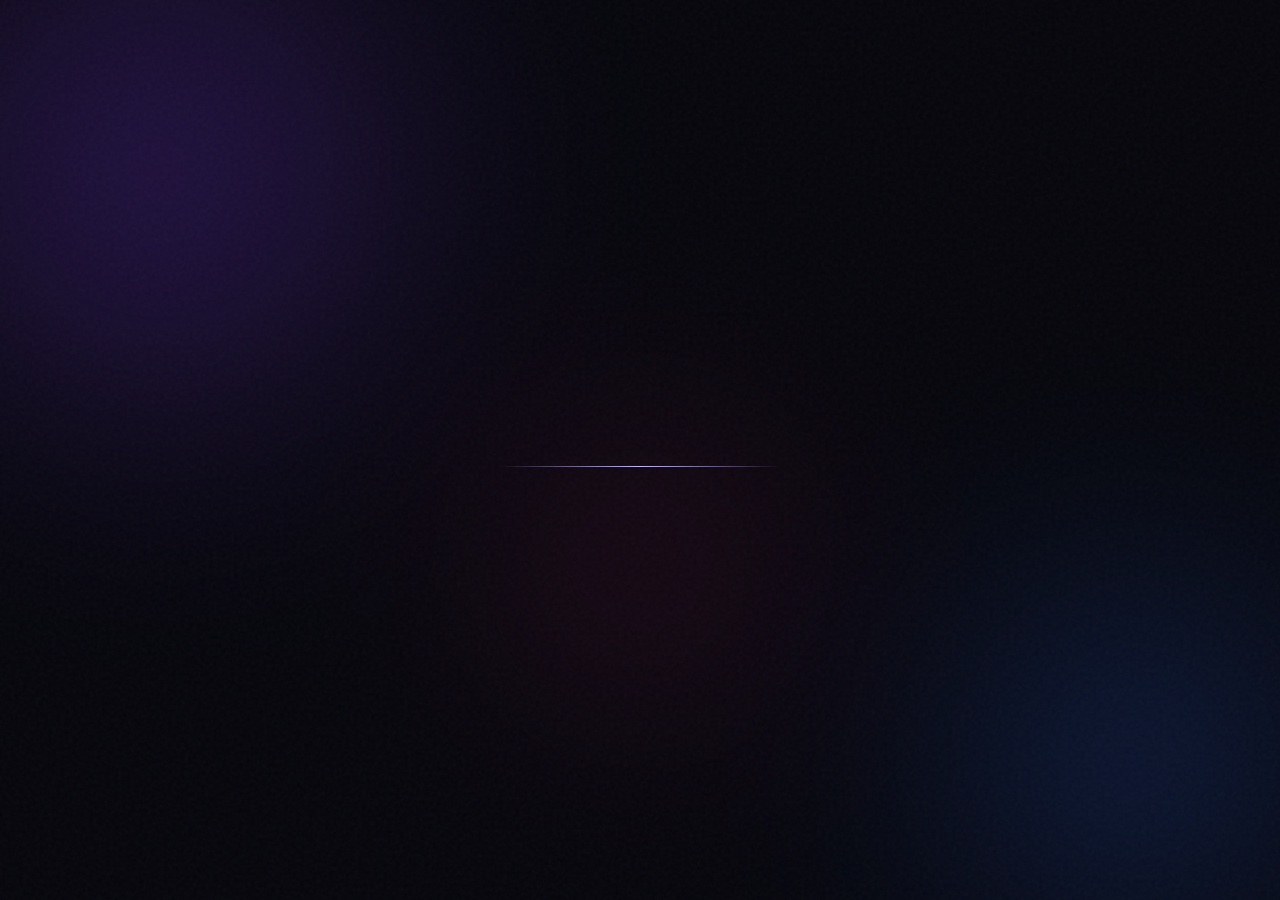
<file: index.html>
<!DOCTYPE html>
<html lang="en">
<head>
  <meta charset="UTF-8">
  <meta name="viewport" content="width=device-width, initial-scale=1.0">
  <title>What?</title>
  <link rel="preconnect" href="https://fonts.googleapis.com">
  <link rel="preconnect" href="https://fonts.gstatic.com" crossorigin>
  <link href="https://fonts.googleapis.com/css2?family=Cormorant+Garamond:wght@300;400;500;600&family=Inter:wght@300;400;500&display=swap" rel="stylesheet">
  <link rel="stylesheet" href="style.css">
</head>
<body>
  <div class="bg">
    <div class="gradient gradient-1"></div>
    <div class="gradient gradient-2"></div>
    <div class="gradient gradient-3"></div>
    <div class="noise"></div>
  </div>

  <main class="stage">
    <div class="name-wrap">
      <p class="eyebrow"></p>
      <h1 class="name" id="name">
        <span class="letter"> </span>
      </h1>
      <div class="line"></div>
      <p class="tagline"> </p>
    </div>
  </main>

  <div class="particles" id="particles"></div>

  <script src="script.js"></script>
</body>
</html>
</file>
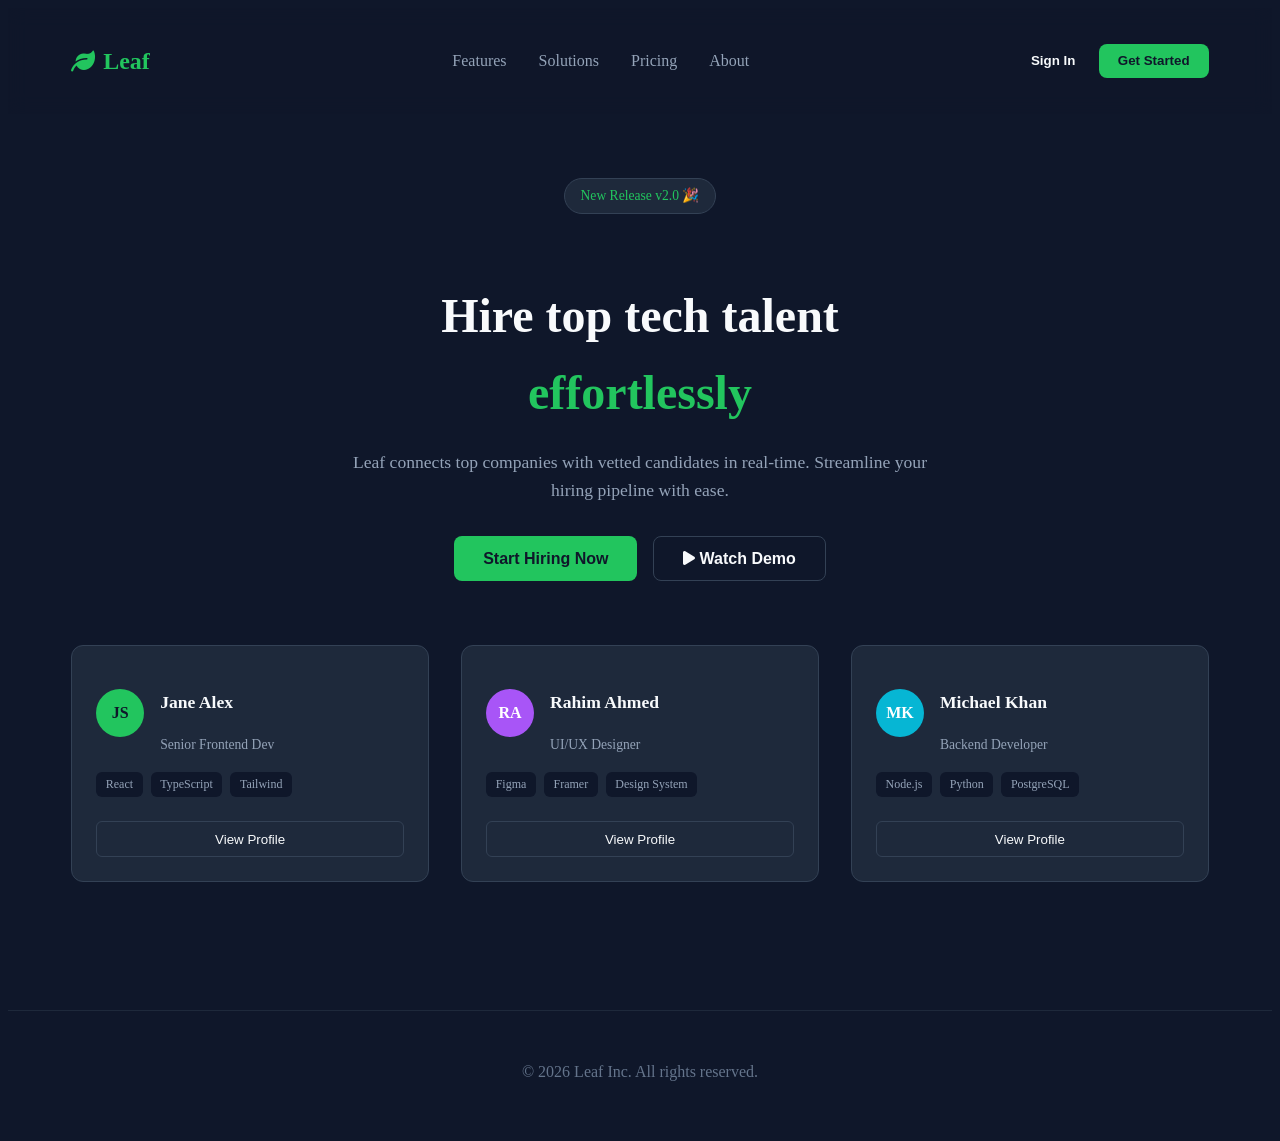
<file: Temp/index.html>
<!DOCTYPE html>
<html lang="en">
<head>
    <meta charset="UTF-8">
    <meta name="viewport" content="width=device-width, initial-scale=1.0">
    <title>Leaf - Hyre Landing Page</title>
    <link rel="stylesheet" href="style.css">
    <link href="https://cdnjs.cloudflare.com/ajax/libs/font-awesome/6.0.0/css/all.min.css" rel="stylesheet">
</head>
<body>
    <!-- Navigation Bar -->
    <nav class="navbar">
        <div class="logo">
            <i class="fa-solid fa-leaf"></i> Leaf
        </div>
        <ul class="nav-links">
            <li><a href="#features">Features</a></li>
            <li><a href="#solutions">Solutions</a></li>
            <li><a href="#pricing">Pricing</a></li>
            <li><a href="#about">About</a></li>
        </ul>
        <div class="nav-buttons">
            <button class="btn btn-secondary">Sign In</button>
            <button class="btn btn-primary">Get Started</button>
        </div>
    </nav>

    <!-- Hero Section -->
    <section class="hero">
        <div class="hero-content">
            <span class="badge">New Release v2.0 🎉</span>
            <h1>Hire top tech talent <br> <span class="highlight">effortlessly</span></h1>
            <p>Leaf connects top companies with vetted candidates in real-time. Streamline your hiring pipeline with ease.</p>
            
            <div class="cta-group">
                <button class="btn btn-primary btn-large">Start Hiring Now</button>
                <button class="btn btn-outline btn-large"><i class="fa-solid fa-play"></i> Watch Demo</button>
            </div>
        </div>

        <!-- Candidate Cards / Showcase -->
        <div class="card-grid">
            <div class="card">
                <div class="card-header">
                    <div class="avatar">JS</div>
                    <div>
                        <h3>Jane Alex</h3>
                        <p>Senior Frontend Dev</p>
                    </div>
                </div>
                <div class="tags">
                    <span>React</span>
                    <span>TypeScript</span>
                    <span>Tailwind</span>
                </div>
                <button class="btn-card" onclick="viewProfile('Jane Alex')">View Profile</button>
            </div>

            <div class="card card-featured">
                <div class="card-header">
                    <div class="avatar bg-purple">RA</div>
                    <div>
                        <h3>Rahim Ahmed</h3>
                        <p>UI/UX Designer</p>
                    </div>
                </div>
                <div class="tags">
                    <span>Figma</span>
                    <span>Framer</span>
                    <span>Design System</span>
                </div>
                <button class="btn-card" onclick="viewProfile('Rahim Ahmed')">View Profile</button>
            </div>

            <div class="card">
                <div class="card-header">
                    <div class="avatar bg-green">MK</div>
                    <div>
                        <h3>Michael Khan</h3>
                        <p>Backend Developer</p>
                    </div>
                </div>
                <div class="tags">
                    <span>Node.js</span>
                    <span>Python</span>
                    <span>PostgreSQL</span>
                </div>
                <button class="btn-card" onclick="viewProfile('Michael Khan')">View Profile</button>
            </div>
        </div>
    </section>

    <!-- Footer -->
    <footer>
        <p>&copy; 2026 Leaf Inc. All rights reserved.</p>
    </footer>

    <script src="script.js"></script>
</body>
</html>
</file>
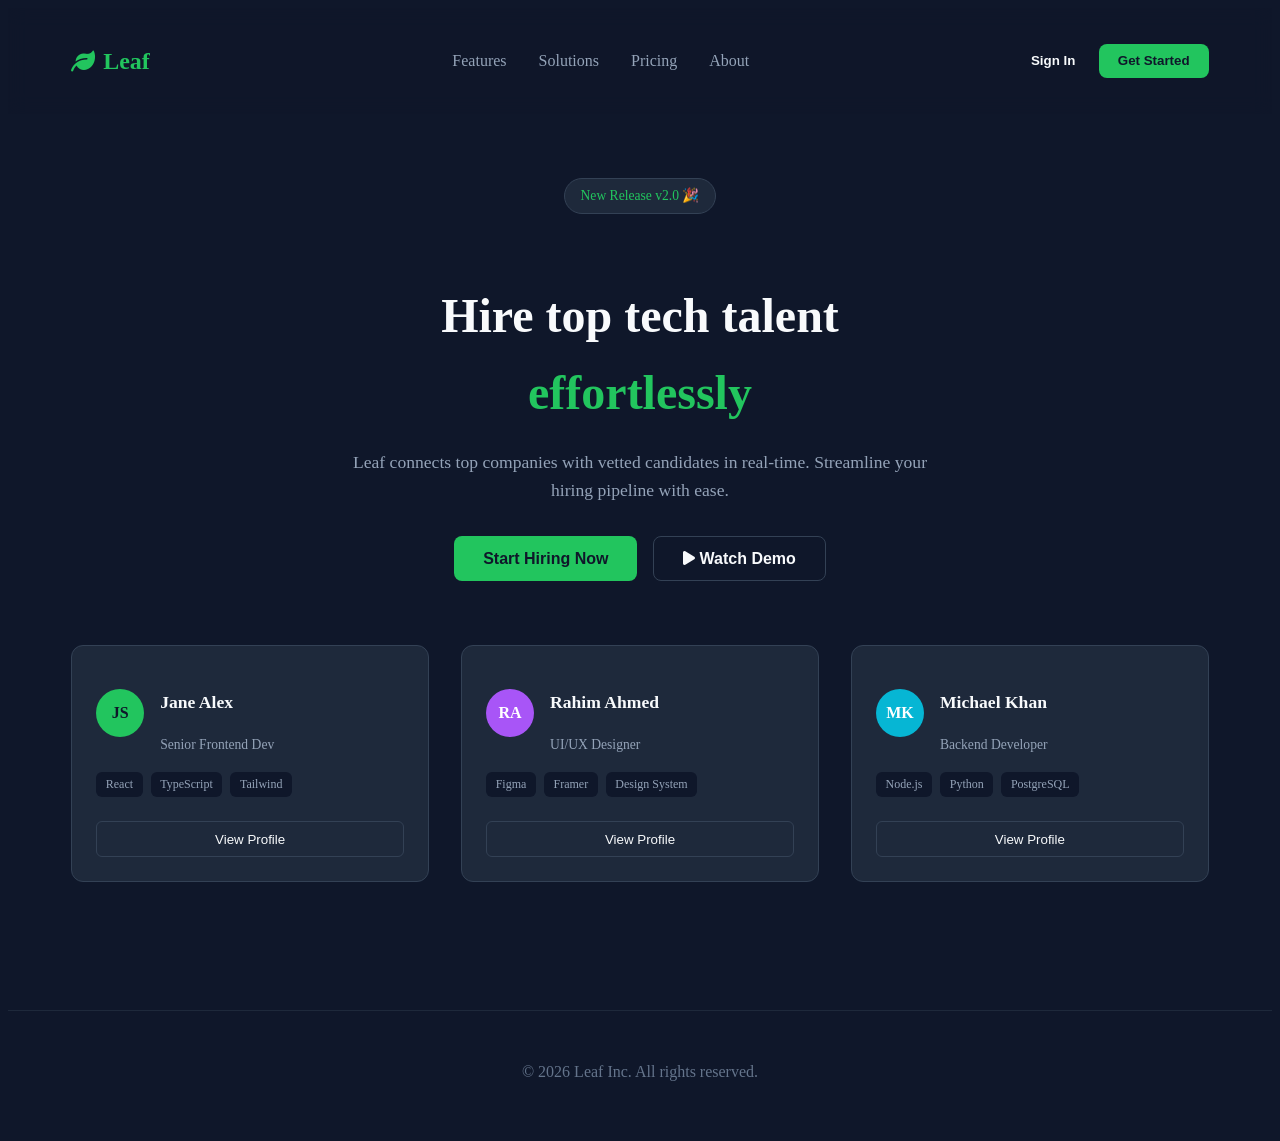
<file: Temp/Index File.html>
<!DOCTYPE html>
<html lang="en">
<head>
    <meta charset="UTF-8">
    <meta name="viewport" content="width=device-width, initial-scale=1.0">
    <title>Leaf - Hyre Landing Page</title>
    <link rel="stylesheet" href="style.css">
    <link href="https://cdnjs.cloudflare.com/ajax/libs/font-awesome/6.0.0/css/all.min.css" rel="stylesheet">
</head>
<body>
    <!-- Navigation Bar -->
    <nav class="navbar">
        <div class="logo">
            <i class="fa-solid fa-leaf"></i> Leaf
        </div>
        <ul class="nav-links">
            <li><a href="#features">Features</a></li>
            <li><a href="#solutions">Solutions</a></li>
            <li><a href="#pricing">Pricing</a></li>
            <li><a href="#about">About</a></li>
        </ul>
        <div class="nav-buttons">
            <button class="btn btn-secondary">Sign In</button>
            <button class="btn btn-primary">Get Started</button>
        </div>
    </nav>

    <!-- Hero Section -->
    <section class="hero">
        <div class="hero-content">
            <span class="badge">New Release v2.0 🎉</span>
            <h1>Hire top tech talent <br> <span class="highlight">effortlessly</span></h1>
            <p>Leaf connects top companies with vetted candidates in real-time. Streamline your hiring pipeline with ease.</p>
            
            <div class="cta-group">
                <button class="btn btn-primary btn-large">Start Hiring Now</button>
                <button class="btn btn-outline btn-large"><i class="fa-solid fa-play"></i> Watch Demo</button>
            </div>
        </div>

        <!-- Candidate Cards / Showcase -->
        <div class="card-grid">
            <div class="card">
                <div class="card-header">
                    <div class="avatar">JS</div>
                    <div>
                        <h3>Jane Alex</h3>
                        <p>Senior Frontend Dev</p>
                    </div>
                </div>
                <div class="tags">
                    <span>React</span>
                    <span>TypeScript</span>
                    <span>Tailwind</span>
                </div>
                <button class="btn-card" onclick="viewProfile('Jane Alex')">View Profile</button>
            </div>

            <div class="card card-featured">
                <div class="card-header">
                    <div class="avatar bg-purple">RA</div>
                    <div>
                        <h3>Rahim Ahmed</h3>
                        <p>UI/UX Designer</p>
                    </div>
                </div>
                <div class="tags">
                    <span>Figma</span>
                    <span>Framer</span>
                    <span>Design System</span>
                </div>
                <button class="btn-card" onclick="viewProfile('Rahim Ahmed')">View Profile</button>
            </div>

            <div class="card">
                <div class="card-header">
                    <div class="avatar bg-green">MK</div>
                    <div>
                        <h3>Michael Khan</h3>
                        <p>Backend Developer</p>
                    </div>
                </div>
                <div class="tags">
                    <span>Node.js</span>
                    <span>Python</span>
                    <span>PostgreSQL</span>
                </div>
                <button class="btn-card" onclick="viewProfile('Michael Khan')">View Profile</button>
            </div>
        </div>
    </section>

    <!-- Footer -->
    <footer>
        <p>&copy; 2026 Leaf Inc. All rights reserved.</p>
    </footer>

    <script src="script.js"></script>
</body>
</html>
</file>
<file: style.css>
*, *::before, *::after {
  margin: 0;
  padding: 0;
  box-sizing: border-box;
}

:root {
  --bg: #06060c;
  --text: #f5f5f7;
  --muted: rgba(255, 255, 255, 0.35);
  --accent: #c4b5fd;
  --glow: rgba(196, 181, 253, 0.4);
}

html, body {
  height: 100%;
  overflow: hidden;
}

body {
  font-family: 'Inter', system-ui, sans-serif;
  background: var(--bg);
  color: var(--text);
  display: flex;
  align-items: center;
  justify-content: center;
}

/* Background */
.bg {
  position: fixed;
  inset: 0;
  z-index: 0;
  overflow: hidden;
}

.gradient {
  position: absolute;
  border-radius: 50%;
  filter: blur(120px);
  opacity: 0.5;
  animation: drift 20s ease-in-out infinite;
}

.gradient-1 {
  width: 60vw;
  height: 60vw;
  max-width: 700px;
  max-height: 700px;
  background: radial-gradient(circle, #7c3aed 0%, transparent 70%);
  top: -20%;
  left: -15%;
  opacity: 0.35;
}

.gradient-2 {
  width: 50vw;
  height: 50vw;
  max-width: 550px;
  max-height: 550px;
  background: radial-gradient(circle, #2563eb 0%, transparent 70%);
  bottom: -15%;
  right: -10%;
  opacity: 0.3;
  animation-delay: -7s;
}

.gradient-3 {
  width: 40vw;
  height: 40vw;
  max-width: 400px;
  max-height: 400px;
  background: radial-gradient(circle, #db2777 0%, transparent 70%);
  top: 40%;
  left: 50%;
  transform: translateX(-50%);
  opacity: 0.2;
  animation-delay: -14s;
}

@keyframes drift {
  0%, 100% { transform: translate(0, 0) scale(1); }
  33% { transform: translate(40px, -30px) scale(1.05); }
  66% { transform: translate(-30px, 40px) scale(0.95); }
}

.noise {
  position: absolute;
  inset: 0;
  background-image: url("data:image/svg+xml,%3Csvg viewBox='0 0 256 256' xmlns='http://www.w3.org/2000/svg'%3E%3Cfilter id='n'%3E%3CfeTurbulence type='fractalNoise' baseFrequency='0.85' numOctaves='4' stitchTiles='stitch'/%3E%3C/filter%3E%3Crect width='100%25' height='100%25' filter='url(%23n)'/%3E%3C/svg%3E");
  opacity: 0.04;
  pointer-events: none;
}

/* Stage */
.stage {
  position: relative;
  z-index: 2;
  text-align: center;
  padding: 2rem;
}

.name-wrap {
  display: flex;
  flex-direction: column;
  align-items: center;
}

.eyebrow {
  font-size: 1.2rem;
  color: var(--accent);
  margin-bottom: 1.5rem;
  opacity: 0;
  animation: fadeUp 1s ease 0.2s forwards;
  letter-spacing: 4px;
}

.name {
  font-family: 'Cormorant Garamond', Georgia, serif;
  font-weight: 400;
  font-size: clamp(4.5rem, 18vw, 11rem);
  letter-spacing: -0.02em;
  line-height: 1;
  display: flex;
  justify-content: center;
  gap: 0.02em;
}

.letter {
  display: inline-block;
  opacity: 0;
  transform: translateY(60px) rotateX(40deg);
  animation: letterIn 1s cubic-bezier(0.16, 1, 0.3, 1) forwards;
  background: linear-gradient(180deg, #ffffff 0%, #c4b5fd 50%, #a78bfa 100%);
  -webkit-background-clip: text;
  -webkit-text-fill-color: transparent;
  background-clip: text;
  text-shadow: 0 0 80px var(--glow);
  transition: transform 0.4s cubic-bezier(0.16, 1, 0.3, 1), filter 0.4s ease;
  cursor: default;
}

.letter:nth-child(1) { animation-delay: 0.35s; }
.letter:nth-child(2) { animation-delay: 0.45s; }
.letter:nth-child(3) { animation-delay: 0.55s; }
.letter:nth-child(4) { animation-delay: 0.65s; }
.letter:nth-child(5) { animation-delay: 0.75s; }
.letter:nth-child(6) { animation-delay: 0.85s; }

.letter:hover {
  transform: translateY(-12px) scale(1.08);
  filter: brightness(1.2);
}

@keyframes letterIn {
  to {
    opacity: 1;
    transform: translateY(0) rotateX(0);
  }
}

.line {
  width: 0;
  height: 1px;
  background: linear-gradient(90deg, transparent, var(--accent), transparent);
  margin: 1.8rem 0 1.2rem;
  animation: lineGrow 1.2s cubic-bezier(0.16, 1, 0.3, 1) 1.2s forwards;
}

@keyframes lineGrow {
  to { width: min(280px, 60vw); }
}

.tagline {
  font-weight: 300;
  font-size: 0.95rem;
  letter-spacing: 6px;
  text-transform: uppercase;
  color: var(--muted);
  opacity: 0;
  animation: fadeUp 1s ease 1.5s forwards;
}

@keyframes fadeUp {
  from {
    opacity: 0;
    transform: translateY(16px);
  }
  to {
    opacity: 1;
    transform: translateY(0);
  }
}

/* Floating particles */
.particles {
  position: fixed;
  inset: 0;
  z-index: 1;
  pointer-events: none;
  overflow: hidden;
}

.particle {
  position: absolute;
  width: 3px;
  height: 3px;
  background: var(--accent);
  border-radius: 50%;
  opacity: 0;
  animation: rise linear infinite;
}

@keyframes rise {
  0% {
    opacity: 0;
    transform: translateY(0) scale(0.5);
  }
  10% { opacity: 0.6; }
  90% { opacity: 0.3; }
  100% {
    opacity: 0;
    transform: translateY(-100vh) scale(1);
  }
}

/* Soft breathing glow on name */
.name {
  animation: softGlow 4s ease-in-out infinite;
  animation-delay: 2s;
}

@keyframes softGlow {
  0%, 100% { filter: drop-shadow(0 0 30px rgba(196, 181, 253, 0.25)); }
  50% { filter: drop-shadow(0 0 50px rgba(196, 181, 253, 0.45)); }
}

/* Responsive */
@media (max-width: 600px) {
  .name {
    font-size: clamp(3.5rem, 20vw, 5.5rem);
  }
  .tagline {
    letter-spacing: 4px;
    font-size: 0.8rem;
  }
}
</file>
<file: Temp/style.css>
/* Reset & Base Styles */
{
margin: 0;
padding: 0;
box-sizing: border-box;
font-family: 'Segoe UI', Tahoma, Geneva, Verdana, sans-serif;
}
body {
background-color: #0f172a;
color: #f8fafc;
line-height: 1.6;
}
/* Navbar Styling */
.navbar {
display: flex;
justify-content: space-between;
align-items: center;
padding: 1.5rem 5%;
background-color: rgba(15, 23, 42, 0.8);
backdrop-filter: blur(10px);
position: sticky;
top: 0;
z-index: 100;
}
.logo {
font-size: 1.5rem;
font-weight: bold;
color: #22c55e;
display: flex;
align-items: center;
gap: 0.5rem;
}
.nav-links {
display: flex;
list-style: none;
gap: 2rem;
}
.nav-links a {
color: #94a3b8;
text-decoration: none;
transition: color 0.3s;
}
.nav-links a:hover {
color: #22c55e;
}
/* Buttons */
.btn {
padding: 0.6rem 1.2rem;
border-radius: 8px;
border: none;
cursor: pointer;
font-weight: 600;
transition: all 0.3s ease;
}
.btn-primary {
background-color: #22c55e;
color: #0f172a;
}
.btn-primary:hover {
background-color: #16a34a;
}
.btn-secondary {
background: transparent;
color: #f8fafc;
}
.btn-outline {
background: transparent;
border: 1px solid #334155;
color: #f8fafc;
}
.btn-outline:hover {
background: #1e293b;
}
.btn-large {
padding: 0.8rem 1.8rem;
font-size: 1rem;
}
/* Hero Section */
.hero {
padding: 4rem 5%;
text-align: center;
max-width: 1200px;
margin: 0 auto;
}
.badge {
background-color: #1e293b;
color: #22c55e;
padding: 0.4rem 1rem;
border-radius: 20px;
font-size: 0.85rem;
display: inline-block;
margin-bottom: 1.5rem;
border: 1px solid #334155;
}
.hero h1 {
font-size: 3rem;
font-weight: 800;
margin-bottom: 1rem;
}
.highlight {
color: #22c55e;
}
.hero p {
color: #94a3b8;
max-width: 600px;
margin: 0 auto 2rem;
font-size: 1.1rem;
}
.cta-group {
display: flex;
justify-content: center;
gap: 1rem;
margin-bottom: 4rem;
}
/* Card Grid Section */
.card-grid {
display: grid;
grid-template-columns: repeat(auto-fit, minmax(280px, 1fr));
gap: 2rem;
margin-top: 2rem;
}
.card {
background-color: #1e293b;
border: 1px solid #334155;
border-radius: 12px;
padding: 1.5rem;
text-align: left;
transition: transform 0.3s, border-color 0.3s;
}
.card:hover {
transform: translateY(-5px);
border-color: #22c55e;
}
.card-header {
display: flex;
align-items: center;
gap: 1rem;
margin-bottom: 1rem;
}
.avatar {
width: 48px;
height: 48px;
border-radius: 50%;
background-color: #22c55e;
color: #0f172a;
display: flex;
align-items: center;
justify-content: center;
font-weight: bold;
}
.bg-purple { background-color: #a855f7; color: #fff; }
.bg-green { background-color: #06b6d4; color: #fff; }
.card-header h3 {
font-size: 1.1rem;
}
.card-header p {
font-size: 0.85rem;
color: #94a3b8;
margin: 0;
}
.tags {
display: flex;
gap: 0.5rem;
flex-wrap: wrap;
margin-bottom: 1.5rem;
}
.tags span {
background-color: #0f172a;
color: #94a3b8;
padding: 0.2rem 0.6rem;
border-radius: 6px;
font-size: 0.75rem;
}
.btn-card {
width: 100%;
padding: 0.6rem;
background: transparent;
border: 1px solid #334155;
color: #f8fafc;
border-radius: 6px;
cursor: pointer;
transition: background 0.3s;
}
.btn-card:hover {
background-color: #334155;
}
/* Footer */
footer {
text-align: center;
padding: 2rem;
border-top: 1px solid #1e293b;
color: #64748b;
margin-top: 4rem;
}
/* Responsive adjustments */
@media (max-width: 768px) {
.nav-links { display: none; }
.hero h1 { font-size: 2.2rem; }
.cta-group { flex-direction: column; }
}
</file>
